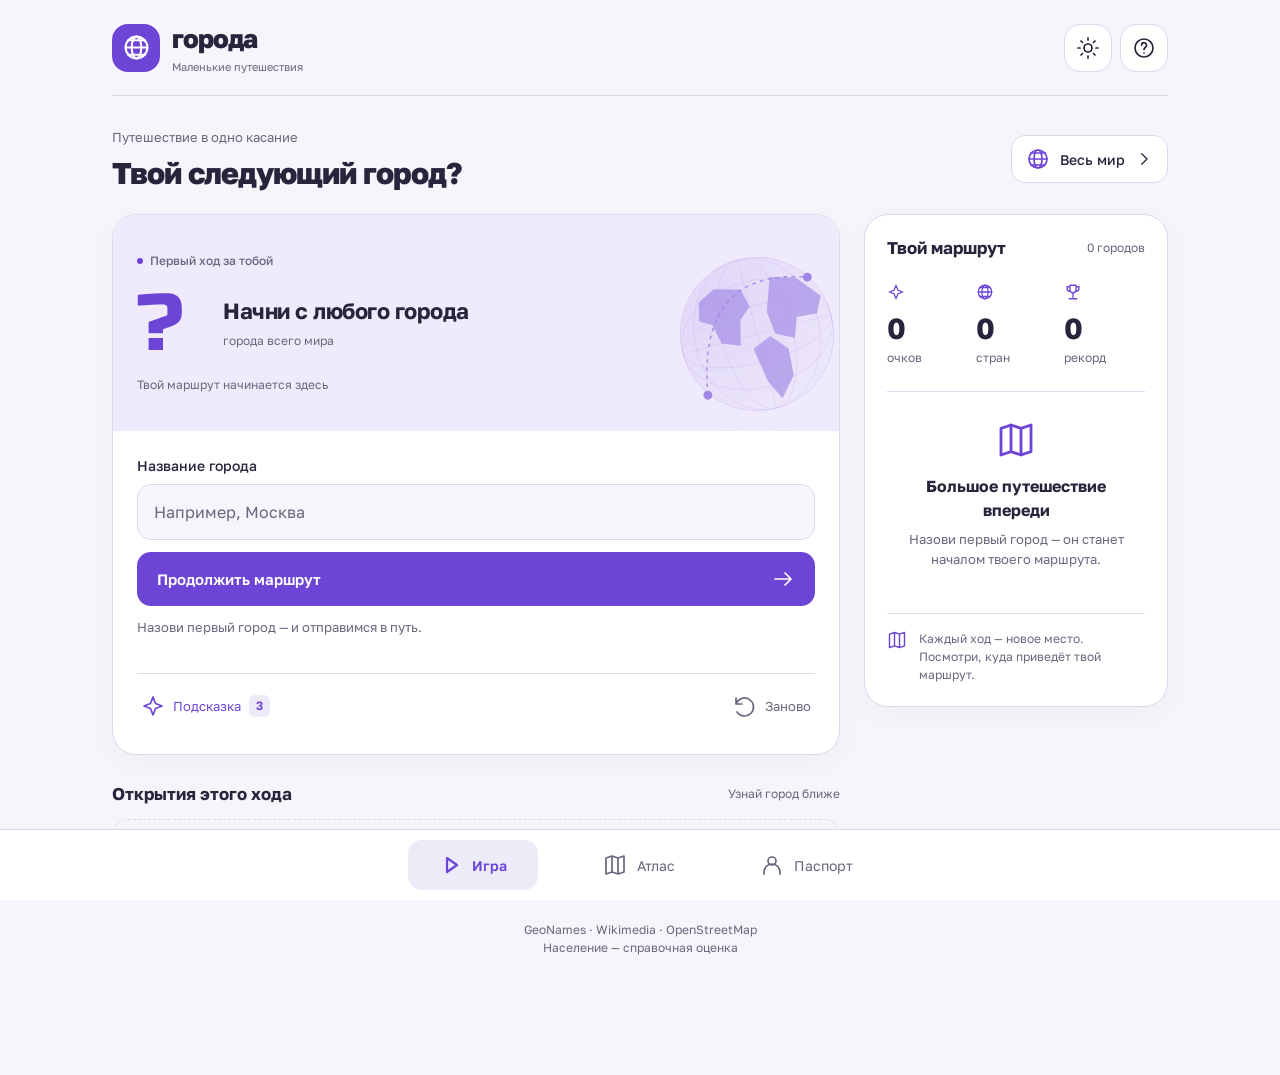
<file: docs/index.html>
<!doctype html>
<html lang="ru"><head><meta charset="utf-8"><meta name="viewport" content="width=device-width,initial-scale=1,viewport-fit=cover"><meta name="theme-color" content="#f6f5fb"><meta name="description" content="Игра в города внутри Telegram. Исследуй мир, собирай города и продолжай свой маршрут."><title>Города · Твой следующий ход</title><script src="https://telegram.org/js/telegram-web-app.js"></script><link rel="stylesheet" href="style.css?v=2"></head><body>
<svg class="icon-defs" xmlns="http://www.w3.org/2000/svg" aria-hidden="true"><defs>
<symbol id="i-globe" viewBox="0 0 24 24"><circle cx="12" cy="12" r="9"/><ellipse cx="12" cy="12" rx="4" ry="9"/><path d="M3 12h18M5 6h14M5 18h14"/></symbol>
<symbol id="i-play" viewBox="0 0 24 24"><path d="m9 5 10 7-10 7z"/></symbol>
<symbol id="i-map" viewBox="0 0 24 24"><path d="m3 5 6-2 6 2 6-2v16l-6 2-6-2-6 2zM9 3v16M15 5v16"/></symbol>
<symbol id="i-user" viewBox="0 0 24 24"><circle cx="12" cy="8" r="4"/><path d="M4 21v-2a8 8 0 0 1 16 0v2"/></symbol>
<symbol id="i-arrow" viewBox="0 0 24 24"><path d="M4 12h16m-6-6 6 6-6 6"/></symbol>
<symbol id="i-help" viewBox="0 0 24 24"><circle cx="12" cy="12" r="9"/><path d="M9.5 9a2.5 2.5 0 0 1 5 .5c0 2-2.5 2-2.5 4M12 17h.01"/></symbol>
<symbol id="i-sun" viewBox="0 0 24 24"><circle cx="12" cy="12" r="4"/><path d="M12 2v2m0 16v2M2 12h2m16 0h2M5 5l1.5 1.5m11 11L19 19M5 19l1.5-1.5m11-11L19 5"/></symbol>
<symbol id="i-pin" viewBox="0 0 24 24"><path d="M20 10c0 6-8 12-8 12S4 16 4 10a8 8 0 1 1 16 0Z"/><circle cx="12" cy="10" r="2.5"/></symbol>
<symbol id="i-spark" viewBox="0 0 24 24"><path d="m12 3 2.5 6.5L21 12l-6.5 2.5L12 21l-2.5-6.5L3 12l6.5-2.5Z"/></symbol>
<symbol id="i-reset" viewBox="0 0 24 24"><path d="M3 10a9 9 0 1 1 1 8M3 4v6h6"/></symbol>
<symbol id="i-trophy" viewBox="0 0 24 24"><path d="M8 3h8v6a4 4 0 0 1-8 0ZM8 5H4v2a4 4 0 0 0 4 4m8-6h4v2a4 4 0 0 1-4 4M12 13v7m-5 1h10"/></symbol>
<symbol id="i-clock" viewBox="0 0 24 24"><circle cx="12" cy="12" r="9"/><path d="M12 6v6l4 2"/></symbol>
<symbol id="i-heart" viewBox="0 0 24 24"><path d="M20.5 4.5a5 5 0 0 0-7 0L12 6l-1.5-1.5a5 5 0 0 0-7 7L12 20l8.5-8.5a5 5 0 0 0 0-7Z"/></symbol>
<symbol id="i-close" viewBox="0 0 24 24"><path d="m6 6 12 12M6 18 18 6"/></symbol>
<symbol id="i-chevron" viewBox="0 0 24 24"><path d="m9 5 7 7-7 7"/></symbol>
</defs></svg>
<a class="skip-link" href="#main">К игре</a><div class="shell">
<header><a class="brand" href="#play" aria-label="Города — на главный экран"><span class="brand-icon"><svg class="svg-icon" aria-hidden="true"><use href="#i-globe"/></svg></span><span>города<span class="brand-caption">Маленькие путешествия</span></span></a><div class="header-actions"><button id="theme" class="icon" aria-label="Переключить тему"><svg class="svg-icon" aria-hidden="true"><use href="#i-sun"/></svg></button><button id="rules" class="icon" aria-label="Правила игры"><svg class="svg-icon" aria-hidden="true"><use href="#i-help"/></svg></button></div></header>
<main id="main"><section id="play" class="view" aria-labelledby="game-heading"><div class="intro"><div><p class="eyebrow">Путешествие в одно касание</p><h1 id="game-heading">Твой следующий город?</h1></div><button id="choose-mode" class="mode-trigger" aria-haspopup="dialog"><svg class="svg-icon" aria-hidden="true"><use href="#i-globe"/></svg><span id="current-mode">Весь мир</span><svg class="svg-icon small" aria-hidden="true"><use href="#i-chevron"/></svg></button></div>
<div class="game-layout"><div class="game-main"><div class="play-panel"><div class="map-hero"><div class="map-copy"><span class="live-label"><span aria-hidden="true"></span><span id="turn-label">Первый ход за тобой</span></span><div class="letter-line"><strong id="letter">?</strong><div><b id="letter-prompt">Начни с любого<br>города</b><span id="letter-note">города всего мира</span></div></div><p id="route-label">Твой маршрут начинается здесь</p></div>
<svg class="globe-art" viewBox="0 0 240 240" aria-hidden="true"><defs><radialGradient id="ocean" cx="30%" cy="25%" r="80%"><stop offset="0" stop-color="currentColor" stop-opacity=".2"/><stop offset="1" stop-color="currentColor" stop-opacity=".04"/></radialGradient><clipPath id="sphere"><circle cx="120" cy="120" r="86"/></clipPath></defs><circle cx="120" cy="120" r="107" fill="none" stroke="currentColor" opacity=".12" stroke-dasharray="3 7"/><circle cx="120" cy="120" r="86" fill="url(#ocean)" stroke="currentColor" stroke-opacity=".22"/><g clip-path="url(#sphere)" fill="none" stroke="currentColor" stroke-opacity=".17"><ellipse cx="120" cy="120" rx="40" ry="86"/><ellipse cx="120" cy="120" rx="70" ry="86"/><ellipse cx="120" cy="120" rx="86" ry="32"/><ellipse cx="120" cy="120" rx="86" ry="60"/><path d="M34 120h172M120 34v172"/></g><g fill="currentColor" opacity=".65"><path d="m66 69 20-10 29 8 5 21-14 12-7 28-20-8-5-23-13-7zM112 135l22-9 16 19-2 30-19 22-11-23zM150 62l28 8 22 27-9 18-23-2-8 22-20-10-3-26z"/></g><path d="M49 172Q74 32 191 73" fill="none" stroke="currentColor" stroke-width="1.5" stroke-dasharray="4 5"/><circle cx="49" cy="172" r="5" fill="currentColor"/><circle cx="191" cy="73" r="5" fill="currentColor"/></svg><span id="timer" class="timer"></span></div>
<div class="controls"><form id="city-form" autocomplete="off"><label for="city-input">Название города</label><input id="city-input" aria-describedby="feedback" maxlength="100" placeholder="Например, Москва" enterkeyhint="go" spellcheck="false" autocapitalize="words" required><button class="primary" id="submit" aria-label="Назвать город"><span>Продолжить маршрут</span><svg class="svg-icon" aria-hidden="true"><use href="#i-arrow"/></svg></button></form><p id="feedback" role="status" aria-live="polite">Начни с любого города. Ь, Ъ и Ы пропускаем.</p><div class="tools"><button id="hint"><svg class="svg-icon" aria-hidden="true"><use href="#i-spark"/></svg>Подсказка <span id="hints-count">3</span></button><button id="reset"><svg class="svg-icon" aria-hidden="true"><use href="#i-reset"/></svg>Заново</button></div></div></div>
<div class="discover-heading"><h2>Открытия этого хода</h2><span>Узнай город ближе</span></div><div id="city-cards" class="city-cards"></div></div>
<aside class="journey"><div class="section-title"><h2>Твой маршрут</h2><span id="move-count">0 городов</span></div><div class="mini-stats"><div><svg class="svg-icon" aria-hidden="true"><use href="#i-spark"/></svg><strong id="score">0</strong><span>очков</span></div><div><svg class="svg-icon" aria-hidden="true"><use href="#i-globe"/></svg><strong id="countries">0</strong><span>стран</span></div><div><svg class="svg-icon" aria-hidden="true"><use href="#i-trophy"/></svg><strong id="best">0</strong><span>рекорд</span></div></div><div id="journey-list"></div><div class="travel-note"><svg class="svg-icon" aria-hidden="true"><use href="#i-map"/></svg><p>Каждый ход — новое место.<br>Посмотри, куда приведёт твой маршрут.</p></div></aside></div></section>
<section id="atlas" class="view" hidden aria-labelledby="atlas-heading"><p class="eyebrow">Весь мир в кармане</p><h1 id="atlas-heading">Атлас открытий</h1><p class="muted">Города, фотографии и истории за каждым названием.</p><div class="atlas-tools"><div class="search-field"><label for="atlas-search">Город или страна</label><input id="atlas-search" type="search" placeholder="Поиск по атласу"></div><button id="only-favorites" aria-pressed="false"><svg class="svg-icon" aria-hidden="true"><use href="#i-heart"/></svg>Избранное</button></div><p id="atlas-count" class="muted" role="status"></p><div id="atlas-grid" class="atlas-grid"></div></section>
<section id="passport" class="view" hidden aria-labelledby="passport-heading"><p class="eyebrow">Твоя география</p><h1 id="passport-heading">Паспорт путешественника</h1><p class="muted">Каждое открытие остаётся с тобой. Результаты на этом устройстве.</p><div id="profile-stats" class="profile-stats"></div><h2>Твои достижения</h2><div id="badges" class="badges"></div><h2>Последние путешествия</h2><div id="records"></div><button id="share" class="primary"><svg class="svg-icon" aria-hidden="true"><use href="#i-arrow"/></svg>Поделиться результатом</button></section></main>
<footer>GeoNames · Wikimedia · OpenStreetMap<br>Население — справочная оценка</footer><nav aria-label="Основная навигация"><button class="active" data-tab="play" aria-current="page"><svg class="svg-icon" aria-hidden="true"><use href="#i-play"/></svg><span>Игра</span></button><button data-tab="atlas"><svg class="svg-icon" aria-hidden="true"><use href="#i-map"/></svg><span>Атлас</span></button><button data-tab="passport"><svg class="svg-icon" aria-hidden="true"><use href="#i-user"/></svg><span>Паспорт</span></button></nav></div>
<dialog id="dialog" aria-label="Подробности"><div class="sheet-handle" aria-hidden="true"></div><button id="close-dialog" class="icon close" aria-label="Закрыть"><svg class="svg-icon" aria-hidden="true"><use href="#i-close"/></svg></button><div id="dialog-content"></div></dialog><script src="engine.js?v=2"></script><script src="app.js?v=2"></script></body></html>
</file>
<file: docs/style.css>
@import url('https://fonts.googleapis.com/css2?family=Golos+Text:wght@400;500;600;700;800&family=Russo+One&display=swap');
:root{color-scheme:light;--base-bg:#f6f5fb;--base-fg:#27243c;--base-muted:#69667d;--base-surface:#fff;--base-secondary:#eeebf8;--base-accent:#6c45d7;--base-on-accent:#fff;--base-line:#ddd9eb;--base-danger:#b42e46;--base-hero:#f0ebfc;--bg:var(--tg-theme-bg-color,var(--base-bg));--fg:var(--tg-theme-text-color,var(--base-fg));--muted:var(--tg-theme-hint-color,var(--base-muted));--surface:var(--tg-theme-section-bg-color,var(--base-surface));--secondary:var(--tg-theme-secondary-bg-color,var(--base-secondary));--accent:var(--tg-theme-button-color,var(--base-accent));--on-accent:var(--tg-theme-button-text-color,var(--base-on-accent));--line:var(--tg-theme-section-separator-color,var(--base-line));--danger:var(--tg-theme-destructive-text-color,var(--base-danger));--hero:var(--tg-theme-secondary-bg-color,var(--base-hero));--safe-top:0px;--safe-bottom:env(safe-area-inset-bottom,0px);--radius:24px;--shadow:0 8px 32px #35245c08;--fast:140ms;--normal:220ms}
:root[data-theme=dark]{color-scheme:dark;--base-bg:#14131e;--base-fg:#f0edf9;--base-muted:#aaa6bd;--base-surface:#201e30;--base-secondary:#2b273e;--base-accent:#b7a0ff;--base-on-accent:#21133e;--base-line:#423b57;--base-danger:#ff95aa;--base-hero:#282039;--shadow:none}
*{box-sizing:border-box}html{scroll-padding-top:24px}body{margin:0;background:var(--bg);color:var(--fg);font:400 16px/1.5 'Golos Text',system-ui,sans-serif}button,input{font:inherit}button,a,input{-webkit-tap-highlight-color:transparent}button{cursor:pointer;color:inherit;background:transparent;border:0;min-height:48px;transition:background var(--fast),color var(--fast),opacity var(--fast)}button,a{touch-action:manipulation}button:active{opacity:.7}button:disabled{opacity:.45;cursor:default}button:focus-visible,a:focus-visible,input:focus-visible{outline:3px solid var(--accent);outline-offset:4px}a{color:var(--accent)}h1,h2,h3,p{margin-top:0}h1{font-size:30px;line-height:1.16;letter-spacing:-1px;margin-bottom:0;text-wrap:balance;font-weight:800}h2{font-size:18px;line-height:1.3}h3{font-size:18px}input{width:100%;min-width:0;min-height:56px;border:1px solid var(--line);border-radius:14px;background:var(--bg);color:var(--fg);padding:14px 16px;font-size:16px}input::placeholder{color:var(--muted);opacity:1}label{display:block;font-size:14px;font-weight:500;margin-bottom:8px}.svg-icon{width:24px;height:24px;fill:none;stroke:currentColor;stroke-width:1.7;stroke-linecap:round;stroke-linejoin:round;flex-shrink:0;vertical-align:middle}.svg-icon.small{width:18px;height:18px}.icon-defs{position:absolute;width:0;height:0;overflow:hidden}.shell{max-width:1120px;margin:auto;padding:var(--safe-top) 32px 110px}header{display:flex;align-items:center;justify-content:space-between;gap:16px;height:96px;border-bottom:1px solid var(--line)}.brand{display:flex;align-items:center;gap:12px;color:var(--fg);text-decoration:none;font-size:26px;font-weight:800;letter-spacing:-1px}.brand-icon{width:48px;height:48px;border-radius:16px;background:var(--accent);color:var(--on-accent);display:grid;place-items:center}.brand-icon svg{width:29px;height:29px}.brand-caption{display:block;color:var(--muted);font-size:11px;font-weight:400;letter-spacing:0;line-height:1.6}.header-actions{display:flex;gap:8px}.icon{width:48px;height:48px;display:inline-grid;place-items:center;border:1px solid var(--line);border-radius:16px;background:var(--surface)}.intro{display:flex;justify-content:space-between;align-items:center;gap:24px;margin:32px 0 24px}.eyebrow{font-size:13px;color:var(--muted);margin:0 0 8px}.mode-trigger{display:flex;gap:10px;align-items:center;padding:10px 14px;border:1px solid var(--line);border-radius:14px;background:var(--surface);font-size:14px;white-space:nowrap;font-weight:500}.mode-trigger>svg:first-child{color:var(--accent)}.game-layout{display:grid;grid-template-columns:minmax(0,1fr) 304px;gap:24px;align-items:start}.game-main{min-width:0}.play-panel{background:var(--surface);border:1px solid var(--line);border-radius:var(--radius);box-shadow:var(--shadow);overflow:hidden}.map-hero{position:relative;min-height:216px;padding:24px;display:flex;align-items:center;background:var(--hero);isolation:isolate;overflow:hidden}.map-copy{z-index:1;width:100%;padding-right:90px}.live-label{display:flex;align-items:center;gap:7px;font-size:12px;font-weight:500;color:var(--muted)}.live-label>span:first-child{width:6px;height:6px;background:var(--accent);border-radius:50%}.letter-line{display:flex;align-items:center;gap:20px;margin:12px 0 10px}.letter-line>strong{font-family:'Russo One','Golos Text',sans-serif;font-size:80px;font-weight:400;color:var(--accent);line-height:1.05;min-width:66px}.letter-line b{font-size:22px;line-height:1.2;font-weight:700;display:block;letter-spacing:-.5px}.letter-line div>span{display:block;font-size:12px;color:var(--muted);margin-top:8px}#route-label{font-size:12px;color:var(--muted);margin:0;overflow-wrap:anywhere}.globe-art{position:absolute;width:214px;height:214px;right:-25px;top:12px;color:var(--accent);z-index:0;opacity:.6;transform:rotate(-15deg)}.timer{position:absolute;right:16px;top:14px;border-radius:10px;font-weight:600;font-size:12px;background:var(--surface);padding:6px 9px;z-index:2;color:var(--accent);font-variant-numeric:tabular-nums}.timer:empty{display:none}.controls{padding:24px}.primary{display:inline-flex;align-items:center;justify-content:center;gap:12px;background:var(--accent);color:var(--on-accent);min-height:54px;border-radius:14px;padding:14px 20px;font-size:15px;font-weight:600;text-decoration:none}#city-form{display:grid;grid-template-columns:minmax(0,1fr)}#submit{width:100%;margin-top:12px;justify-content:space-between}#feedback{font-size:13px;line-height:1.5;color:var(--muted);margin:12px 0 16px;min-height:39px;overflow-wrap:anywhere}.error{color:var(--danger)!important}.tools{border-top:1px solid var(--line);display:flex;align-items:center;justify-content:space-between;gap:16px;padding-top:8px}.tools button{display:flex;align-items:center;gap:8px;padding:0 4px;font-size:13px;color:var(--muted)}.tools #hint{color:var(--accent)}#hints-count{border-radius:6px;background:var(--secondary);font-size:12px;font-weight:600;padding:2px 7px}.journey{border:1px solid var(--line);background:var(--surface);border-radius:var(--radius);padding:22px;box-shadow:var(--shadow)}.section-title{display:flex;align-items:center;justify-content:space-between;gap:8px}.section-title h2{font-size:17px;margin:0}.section-title>span{color:var(--muted);font-size:12px}.mini-stats{display:grid;grid-template-columns:repeat(3,1fr);padding:24px 0;gap:8px;border-bottom:1px solid var(--line)}.mini-stats div{display:flex;flex-direction:column;align-items:flex-start}.mini-stats svg{width:18px;height:18px;color:var(--accent);margin-bottom:10px}.mini-stats strong{font-size:29px;line-height:1.2;letter-spacing:-1px;font-variant-numeric:tabular-nums}.mini-stats span{color:var(--muted);font-size:12px;margin-top:3px}.empty{text-align:center;padding:28px 8px;color:var(--muted)}.empty>svg{width:40px;height:40px;color:var(--accent);margin:0 0 14px}.empty h3{color:var(--fg);font-size:16px;margin-bottom:8px}.empty p{font-size:13px;margin:0}.route-item{display:flex;align-items:center;gap:12px;width:100%;text-align:left;padding:14px 0;border-bottom:1px dashed var(--line)}.dot{flex-shrink:0;width:30px;height:30px;border-radius:11px;background:var(--secondary);color:var(--accent);display:grid;place-items:center;font-size:12px}.route-item b{display:block;font-size:14px;overflow-wrap:anywhere}.route-item small{color:var(--muted);font-size:12px}.travel-note{display:flex;gap:12px;color:var(--muted);border-top:1px solid var(--line);margin-top:16px;padding-top:16px}.travel-note svg{width:20px;height:20px;color:var(--accent)}.travel-note p{margin:0;font-size:12px}.discover-heading{display:flex;justify-content:space-between;align-items:center;gap:12px;margin-top:28px;margin-bottom:14px}.discover-heading h2{font-size:17px;margin:0}.discover-heading span{color:var(--muted);font-size:12px}.city-cards{display:grid;grid-template-columns:1fr 1fr;gap:14px}.city-cards:empty::after{content:'Здесь появятся фото и истории городов после первого хода.';grid-column:1/-1;color:var(--muted);font-size:13px;border:1px dashed var(--line);border-radius:16px;padding:24px;text-align:center}.city-card{display:block;position:relative;padding:0;overflow:hidden;text-align:left;background:var(--surface);border:1px solid var(--line);border-radius:18px;min-width:0}.cover{height:145px;background:var(--secondary);display:grid;place-items:center;color:var(--accent)}.cover>svg{width:44px;height:44px;opacity:.6}.cover img{height:100%;width:100%;object-fit:cover}.card-body{padding:16px}.card-body small{font-size:12px;color:var(--muted)}.card-body h3{font-size:20px;line-height:1.2;letter-spacing:-.5px;margin:7px 0 10px;overflow-wrap:anywhere}.card-body p{font-size:12px;color:var(--muted);margin:0}.tag{position:absolute;top:10px;left:10px;font-size:11px;border-radius:7px;background:var(--surface);color:var(--fg);padding:4px 8px}.card-open{display:flex;align-items:center;gap:6px;color:var(--accent);font-size:12px;font-weight:500;margin-top:14px}.card-open svg{width:16px;height:16px}nav{position:fixed;z-index:5;bottom:0;left:0;right:0;display:flex;justify-content:center;gap:36px;background:var(--surface);border-top:1px solid var(--line);padding:10px 16px calc(10px + var(--safe-bottom))}nav button{display:flex;align-items:center;justify-content:center;gap:10px;min-width:130px;min-height:50px;padding:10px 20px;font-size:14px;color:var(--muted);border-radius:14px}nav .active{background:var(--secondary);color:var(--accent);font-weight:600}nav .active svg{stroke-width:2.2}footer{text-align:center;color:var(--muted);font-size:12px;padding:32px 0 8px}.view[hidden]{display:none}.view:not(#play){padding-top:32px}.view>.muted{margin-top:12px;max-width:600px}.muted{color:var(--muted);font-size:14px}.atlas-tools{display:flex;align-items:flex-end;gap:12px;margin-top:28px}.search-field{flex:1;min-width:0}.atlas-tools>button{display:flex;align-items:center;gap:8px;border:1px solid var(--line);background:var(--surface);border-radius:14px;min-height:56px;padding:12px 16px;font-size:13px}.atlas-tools button[aria-pressed=true]{background:var(--secondary);color:var(--accent);border-color:var(--accent)}#atlas-count{margin:16px 0}.atlas-grid{display:grid;grid-template-columns:repeat(4,minmax(0,1fr));gap:14px}.atlas-grid .card-body{padding:18px}.atlas-grid .city-card::before{content:'';display:block;height:4px;background:var(--accent);opacity:.5}.profile-stats{display:grid;grid-template-columns:repeat(4,1fr);gap:16px;padding:24px;background:var(--secondary);border-radius:24px;margin:28px 0 32px}.profile-stats b{display:block;font-size:32px;color:var(--accent)}.profile-stats span{font-size:13px;color:var(--muted)}.badges{display:grid;grid-template-columns:repeat(3,1fr);gap:14px;margin-bottom:32px}.badge{padding:20px;background:var(--surface);border:1px solid var(--line);border-radius:18px}.badge>svg{color:var(--muted);margin-bottom:12px}.badge b{display:block;font-size:15px}.badge p{font-size:13px;color:var(--muted);margin:8px 0 12px}.badge small{font-size:12px;color:var(--muted)}.badge.earned{border-color:var(--accent);background:var(--secondary)}.badge.earned>svg,.badge.earned small{color:var(--accent)}.record{display:flex;justify-content:space-between;align-items:center;gap:16px;padding:18px 0;border-bottom:1px solid var(--line);font-size:13px}.record b{white-space:nowrap}#share{margin-top:24px}dialog{width:min(92vw,560px);max-height:85dvh;overflow-y:auto;background:var(--surface);color:var(--fg);border:1px solid var(--line);border-radius:28px;padding:28px;overscroll-behavior:contain}dialog::backdrop{background:#0e0b247a;backdrop-filter:blur(5px)}dialog h2{font-size:27px;letter-spacing:-.8px;margin:8px 48px 20px 0}dialog p,dialog li{font-size:14px;color:var(--muted);line-height:1.65}dialog li{margin-bottom:12px}dialog ul{padding-left:20px}.close{float:right;margin-top:-4px}.sheet-handle{display:none}.detail-photo{width:100%;height:230px;object-fit:cover;border-radius:18px;margin:8px 0 16px}.detail-country{font-weight:500}.photo-status{min-height:56px;background:var(--secondary);border-radius:14px;padding:16px}.detail-links{display:flex;align-items:center;gap:12px;flex-wrap:wrap}.detail-links a{display:inline-flex;align-items:center;gap:8px;min-height:48px;font-size:14px;font-weight:500}.detail-links button{font-size:13px}.map-frame{display:block;width:100%;height:230px;border:1px solid var(--line);border-radius:16px;margin:20px 0}.source-note{font-size:12px!important}.mode-options{display:grid;grid-template-columns:1fr 1fr;gap:12px;margin:20px 0 8px}.mode-option{position:relative;text-align:left;border:1px solid var(--line);border-radius:18px;background:var(--bg);padding:18px;min-height:150px;display:flex;flex-direction:column;gap:8px}.mode-option svg{color:var(--accent);margin-bottom:8px}.mode-option b{font-size:15px}.mode-option span{font-size:12px;color:var(--muted)}.mode-option[aria-pressed=true]{border:2px solid var(--accent);padding:17px;background:var(--secondary)}.mode-option[aria-pressed=true]::after{content:'✓';position:absolute;right:12px;top:12px;color:var(--accent);font-weight:700}.mode-description{font-size:13px!important;margin:0 0 16px}.skip-link{position:fixed;left:16px;top:-100px;z-index:30;background:var(--accent);color:var(--on-accent);padding:12px;border-radius:10px}.skip-link:focus{top:16px}
.cover{position:relative;overflow:hidden}.cover img{position:absolute;inset:0;width:100%;height:100%}
[hidden]{display:none!important}
@media(hover:hover){button:hover:not(:disabled){background-color:var(--secondary)}.primary:hover:not(:disabled){background:color-mix(in srgb,var(--accent) 90%,var(--fg))}.city-card:hover{border-color:var(--accent)}}
@media(max-width:800px){.shell{padding-left:24px;padding-right:24px}.game-layout{grid-template-columns:minmax(0,1fr) 260px;gap:16px}.journey{padding:18px}.intro h1{font-size:26px}.map-copy{padding-right:50px}.globe-art{right:-85px}.atlas-grid{grid-template-columns:repeat(3,minmax(0,1fr))}.badges{grid-template-columns:repeat(2,minmax(0,1fr))}.discover-heading span{display:none}}
@media(max-width:640px){.shell{padding:var(--safe-top) 16px calc(112px + var(--safe-bottom))}header{height:80px}.brand{font-size:24px;gap:10px}.brand-icon{width:44px;height:44px;border-radius:14px}.brand-caption{font-size:10px}.icon{width:44px;min-height:44px;height:44px;border-radius:14px}.header-actions{gap:6px}.header-actions .svg-icon{width:21px;height:21px}.intro{margin:24px 0 16px;gap:14px;align-items:flex-start;flex-wrap:wrap}.intro>div{flex:1 1 240px}.intro h1{font-size:28px}.eyebrow{font-size:12px}.mode-trigger{min-height:44px;font-size:13px;border-radius:12px;padding:8px 12px}.mode-trigger .svg-icon{width:19px;height:19px}.game-layout{display:flex;flex-direction:column;gap:24px}.game-main,.journey{width:100%}.map-hero{min-height:178px;padding:20px}.map-copy{padding-right:70px}.globe-art{width:190px;height:190px;right:-67px;top:0;opacity:.48}.letter-line{gap:16px;margin-top:12px}.letter-line>strong{font-size:68px;min-width:56px}.letter-line b{font-size:20px}.letter-line div>span{font-size:12px;margin-top:6px}.controls{padding:20px}#feedback{margin-bottom:12px}.tools{padding-top:8px;gap:12px}.tools button{font-size:13px}.tools svg{width:20px;height:20px}.discover-heading{margin-top:24px}.discover-heading span{display:none}.cover{height:120px}.city-cards{gap:12px}.card-body{padding:14px}.card-body h3{font-size:19px}.journey{padding:20px}.mini-stats{padding:20px 0}.mini-stats div{align-items:center}.mini-stats svg{margin-bottom:6px}.mini-stats strong{font-size:27px}.route-item{padding:12px 0}.travel-note{margin-top:12px}.empty{padding:24px 20px}nav{gap:8px;justify-content:space-around;padding:8px 16px calc(8px + var(--safe-bottom))}nav button{min-width:0;flex:1;max-width:150px;flex-direction:column;gap:2px;min-height:56px;padding:7px 12px;font-size:12px}nav svg{width:23px;height:23px}footer{font-size:11px;padding-top:24px}.view:not(#play){padding-top:24px}.view>h1{font-size:32px}.atlas-tools{gap:10px;flex-wrap:wrap}.search-field{flex-basis:100%}.atlas-tools>button{min-height:48px}.atlas-grid{grid-template-columns:repeat(2,minmax(0,1fr));gap:12px}.atlas-grid .card-body{padding:16px 12px}.atlas-grid h3{font-size:18px}.profile-stats{grid-template-columns:1fr 1fr;padding:20px;gap:20px}.profile-stats b{font-size:30px}.badges{grid-template-columns:1fr;gap:12px}.badge{display:grid;grid-template-columns:32px 1fr;gap:0 12px}.badge>svg{grid-row:1/4;margin-top:3px}.badge b,.badge p,.badge small{grid-column:2}.badge p{margin:5px 0 8px}.record{align-items:flex-start;flex-direction:column;gap:6px}dialog{width:100%;max-width:640px;max-height:calc(90dvh - var(--safe-top));margin:auto 0 0;border-radius:28px 28px 0 0;border-bottom:0;padding:16px 24px calc(24px + var(--safe-bottom))}.sheet-handle{display:block;width:36px;height:4px;border-radius:2px;background:var(--line);margin:0 auto 20px}dialog h2{font-size:25px;line-height:1.2;margin-top:12px}.mode-option{padding:16px;min-height:152px}.mode-option[aria-pressed=true]{padding:15px}.detail-photo{height:210px}.detail-links .primary{min-height:48px}.timer{right:12px;top:10px;font-size:11px}}
@media(max-width:360px){.brand-caption{display:none}.intro h1{font-size:26px}.controls{padding:16px}.map-copy{padding-right:45px}.map-hero{padding:18px}.globe-art{right:-85px}.letter-line b{font-size:18px}.card-body{padding:12px}.tag{font-size:10px}.mode-option{padding:12px}.mode-option[aria-pressed=true]{padding:11px}}
@media(max-height:500px) and (orientation:landscape){nav button{flex-direction:row;min-height:44px}nav{padding-top:4px;padding-bottom:calc(4px + var(--safe-bottom))}.shell{padding-bottom:90px}dialog{max-height:95dvh}.map-hero{min-height:160px}}
@media(prefers-reduced-motion:no-preference){dialog[open]{animation:sheet-in var(--normal) ease-out}.city-cards .city-card{animation:card-in var(--normal) ease-out}@keyframes sheet-in{from{opacity:0;transform:translateY(18px)}to{opacity:1;transform:translateY(0)}}@keyframes card-in{from{opacity:0}to{opacity:1}}}
@media(prefers-reduced-motion:reduce){*,*::before,*::after{animation:none!important;transition:none!important;scroll-behavior:auto!important}}
</file>
